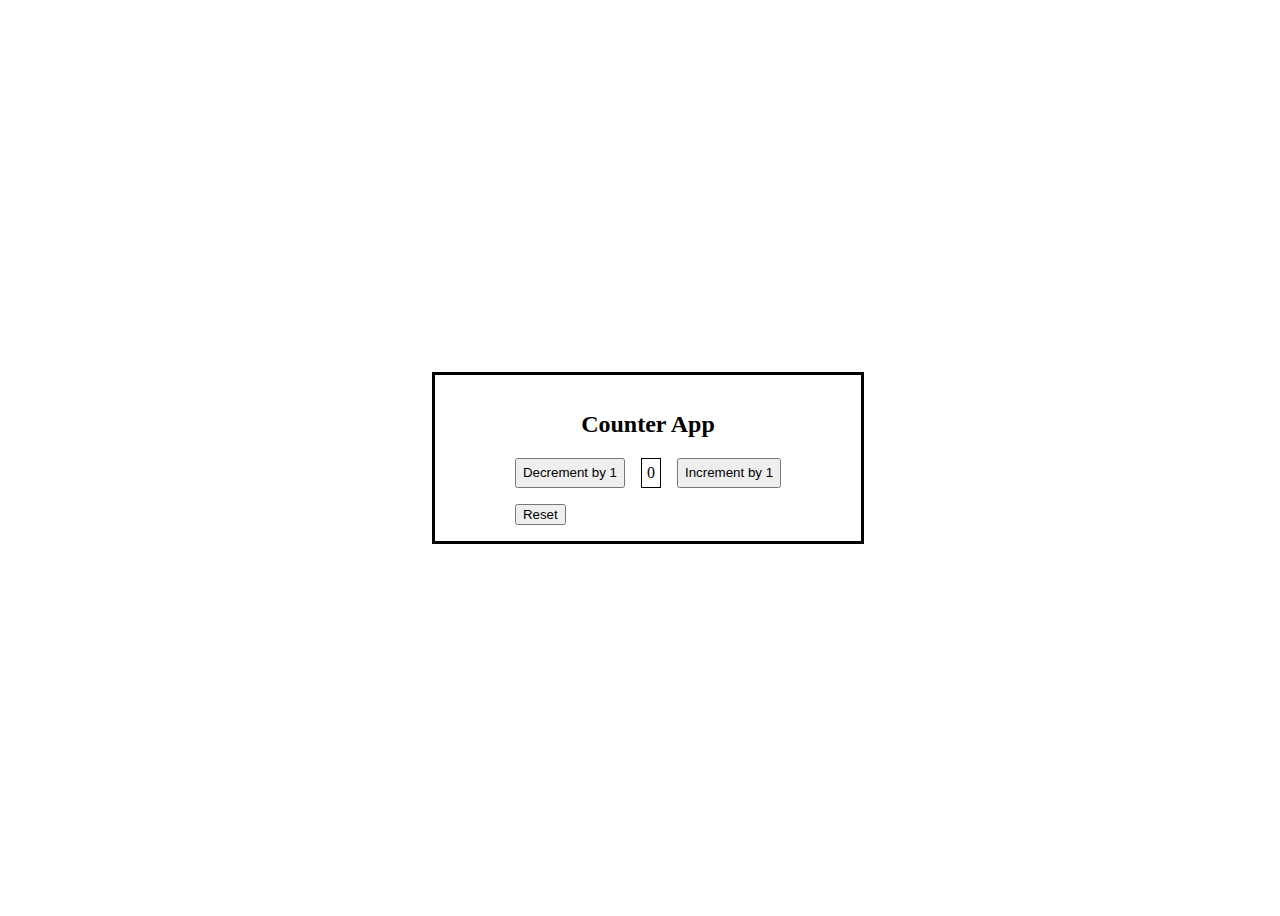
<file: counter-app/Index.html>
<!DOCTYPE html>
<html lang="en">
  <head>
    <meta charset="UTF-8" />
    <meta name="viewport" content="width=device-width, initial-scale=1.0" />
    <title>Counter App</title>
    <link rel="stylesheet" href="style.css" />
  </head>
  <body>
    <main>
      <h2>Counter App</h2>
      <div class="counter">
        <button class="decrement">Decrement by 1</button>
        <div class="num">0</div>
        <button class="increment">Increment by 1</button>
      </div>
      <button class="reset">Reset</button>
    </main>
    <script src="./script.js"></script>
  </body>
</html>
</file>
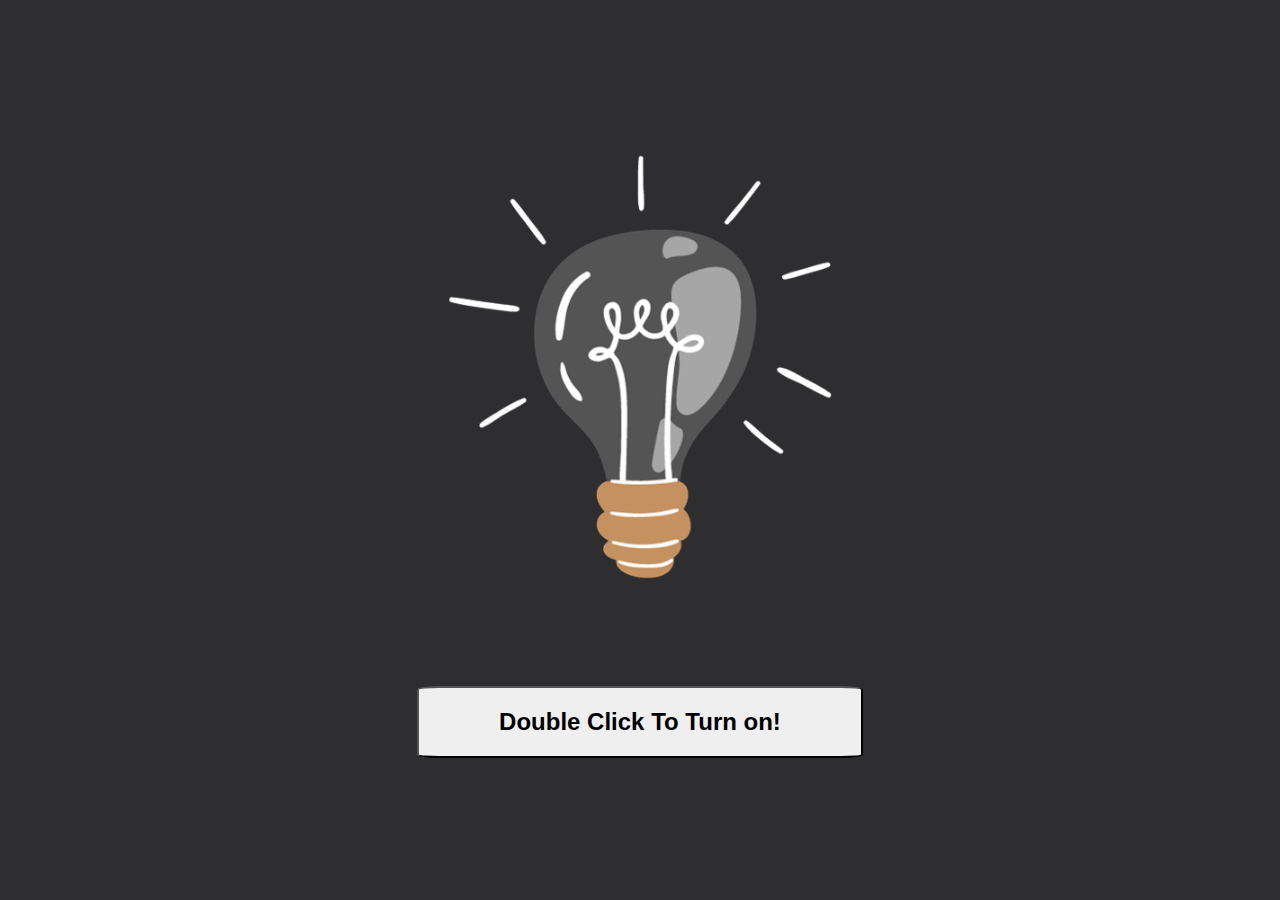
<file: double-click/index.html>
<!DOCTYPE html>
<html lang="en">
  <head>
    <meta charset="UTF-8" />
    <meta name="viewport" content="width=device-width, initial-scale=1.0" />
    <title>Oneclik</title>
    <link
      rel="shortcut icon"
      href="./assets/Light-off.png"
      type="image/x-icon"
    />
    <!-- Stylesheet -->
    <link rel="stylesheet" href="style.css" />
  </head>
  <body>
    <!-- Container -->
    <div class="container">
      <div>
        <!-- Light On And Off-->
        <img src="./assets/Light-off.png" alt="Light Of" class="light" />
      </div>
      <!-- Light On Off Button -->
      <div>
        <button class="light-On-Off">Double Click To Turn on!</button>
      </div>
    </div>
  </body>
  <!-- Script File -->
  <script src="./script.js"></script>
</html>
</file>
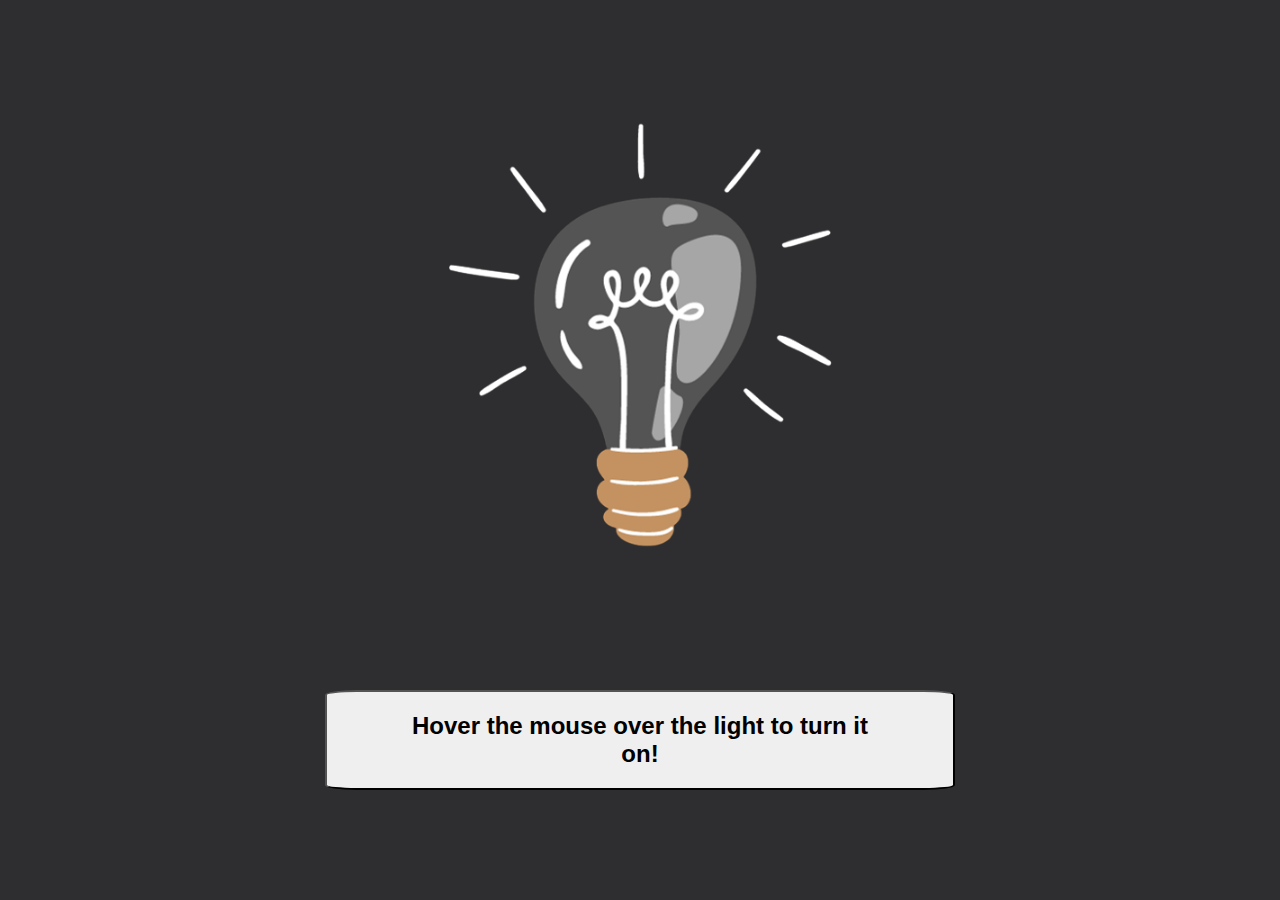
<file: mouse-hover/index.html>
<!DOCTYPE html>
<html lang="en">
  <head>
    <meta charset="UTF-8" />
    <meta name="viewport" content="width=device-width, initial-scale=1.0" />
    <title>Oneclik</title>
    <link
      rel="shortcut icon"
      href="./assets/Light-off.png"
      type="image/x-icon"
    />
    <!-- Stylesheet -->
    <link rel="stylesheet" href="style.css" />
  </head>
  <body>
    <!-- Container -->
    <div class="container">
      <div>
        <!-- Light On And Off-->
        <img src="./assets/Light-off.png" alt="Light Of" class="light" />
      </div>
      <!-- Light On Off Button -->
      <div>
        <button class="light-On-Off">
          Hover the mouse over the light to turn it on!
        </button>
      </div>
    </div>
  </body>
  <!-- Script File -->
  <script src="./script.js"></script>
</html>
</file>
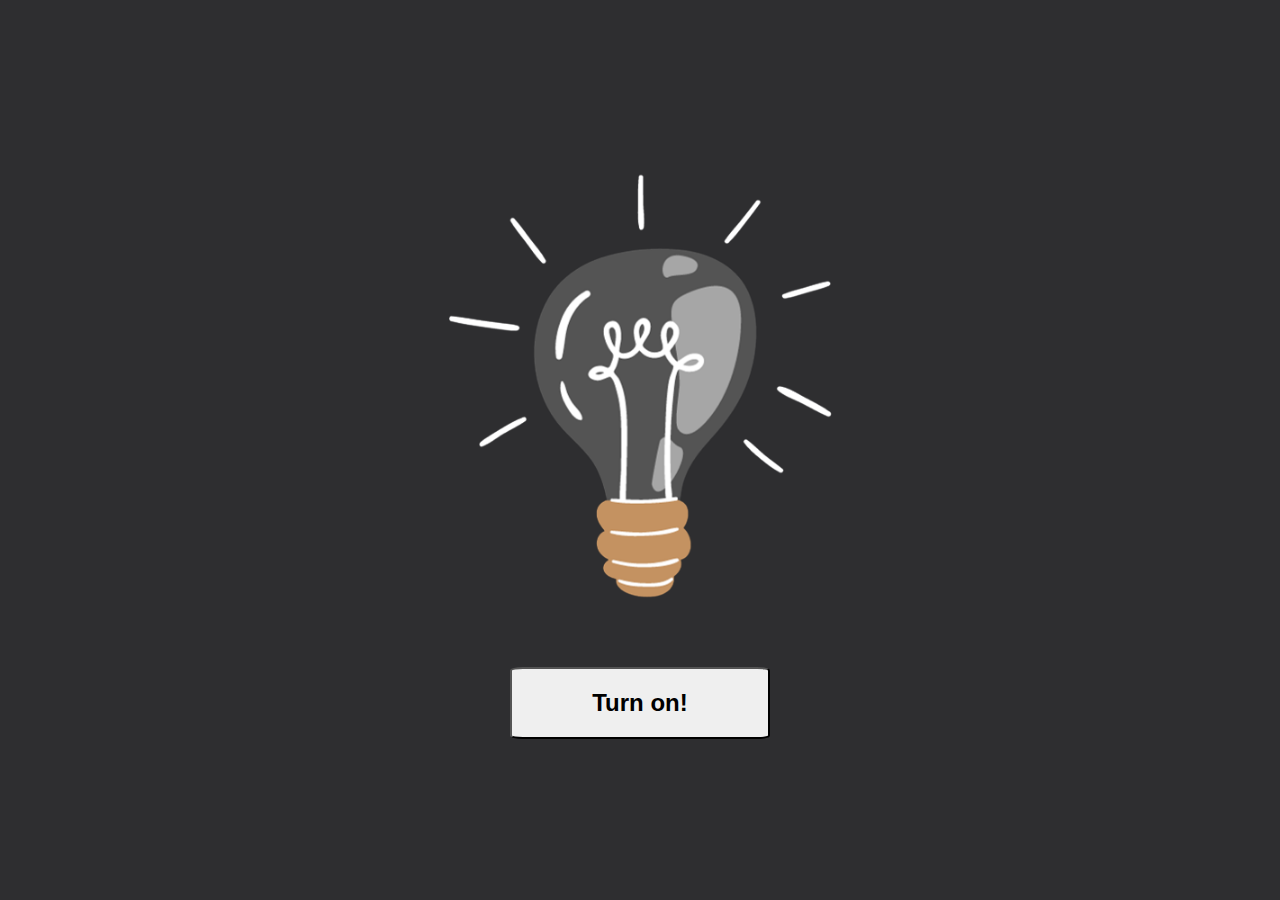
<file: one-click/index.html>
<!DOCTYPE html>
<html lang="en">
  <head>
    <meta charset="UTF-8" />
    <meta name="viewport" content="width=device-width, initial-scale=1.0" />
    <title>Double Click</title>
    <link
      rel="shortcut icon"
      href="./assets/Light-off.png"
      type="image/x-icon"
    />
    <!-- Stylesheet -->
    <link rel="stylesheet" href="style.css" />
  </head>
  <body>
    <!-- Container -->
    <div class="container">
      <div>
        <!-- Light On And Off-->
        <img src="./assets/Light-off.png" alt="Light Of" class="light" />
      </div>
      <!-- Light On Off Button -->
      <div>
        <button class="light-On-Off">Turn on!</button>
      </div>
    </div>
  </body>
  <!-- Script File -->
  <script src="./script.js"></script>
</html>
</file>
<file: counter-app/style.css>
body {
  width: 100vw;
  height: 100vh;
  overflow: hidden;
  display: flex;
  justify-content: center;
  align-items: center;
}

h2 {
  text-align: center;
}

button {
  cursor: pointer;
}

main {
  border: 3px solid black;
  padding: 1rem 5rem 1rem 5rem;

  & .counter {
    display: flex;
    gap: 1rem;
    margin-bottom: 1rem;

    & .num {
      border: 1px solid black;
      padding: 5px;
    }
  }

  & .reset {
    align-self: center;
  }
}
</file>
<file: double-click/style.css>
* {
  padding: 0;
  margin: 0;
  box-sizing: border-box;
}

body {
  background-color: #2e2e30;
  display: flex;
  justify-content: center;
  align-items: center;
  height: 100vh;
}

.container {
  display: flex;
  justify-content: center;
  align-items: center;
  flex-direction: column;
  /* background-color: aliceblue; */
  height: 70vh;
  width: 70vh;
}

img {
  height: 50vh;
  width: 50vh;
}

button {
  padding: 20px 80px 20px 80px;
  cursor: pointer;
  font-size: 24px;
  font-weight: bold;
  margin-top: 20%;
  border-radius: 5%;
}
</file>
<file: mouse-hover/style.css>
* {
  padding: 0;
  margin: 0;
  box-sizing: border-box;
}

body {
  background-color: #2e2e30;
  display: flex;
  justify-content: center;
  align-items: center;
  height: 100vh;
}

.container {
  display: flex;
  justify-content: center;
  align-items: center;
  flex-direction: column;
  /* background-color: aliceblue; */
  height: 70vh;
  width: 70vh;
}

img {
  height: 50vh;
  width: 50vh;
}

button {
  padding: 20px 80px 20px 80px;
  cursor: pointer;
  font-size: 24px;
  font-weight: bold;
  margin-top: 20%;
  border-radius: 5%;
}
</file>
<file: one-click/style.css>
* {
  padding: 0;
  margin: 0;
  box-sizing: border-box;
}

body {
  background-color: #2e2e30;
  display: flex;
  justify-content: center;
  align-items: center;
  height: 100vh;
}

.container {
  display: flex;
  justify-content: center;
  align-items: center;
  flex-direction: column;
  /* background-color: aliceblue; */
  height: 70vh;
  width: 70vh;
}

img {
  height: 50vh;
  width: 50vh;
}

button {
  padding: 20px 80px 20px 80px;
  cursor: pointer;
  font-size: 24px;
  font-weight: bold;
  margin-top: 20%;
  border-radius: 5%;
}
</file>
